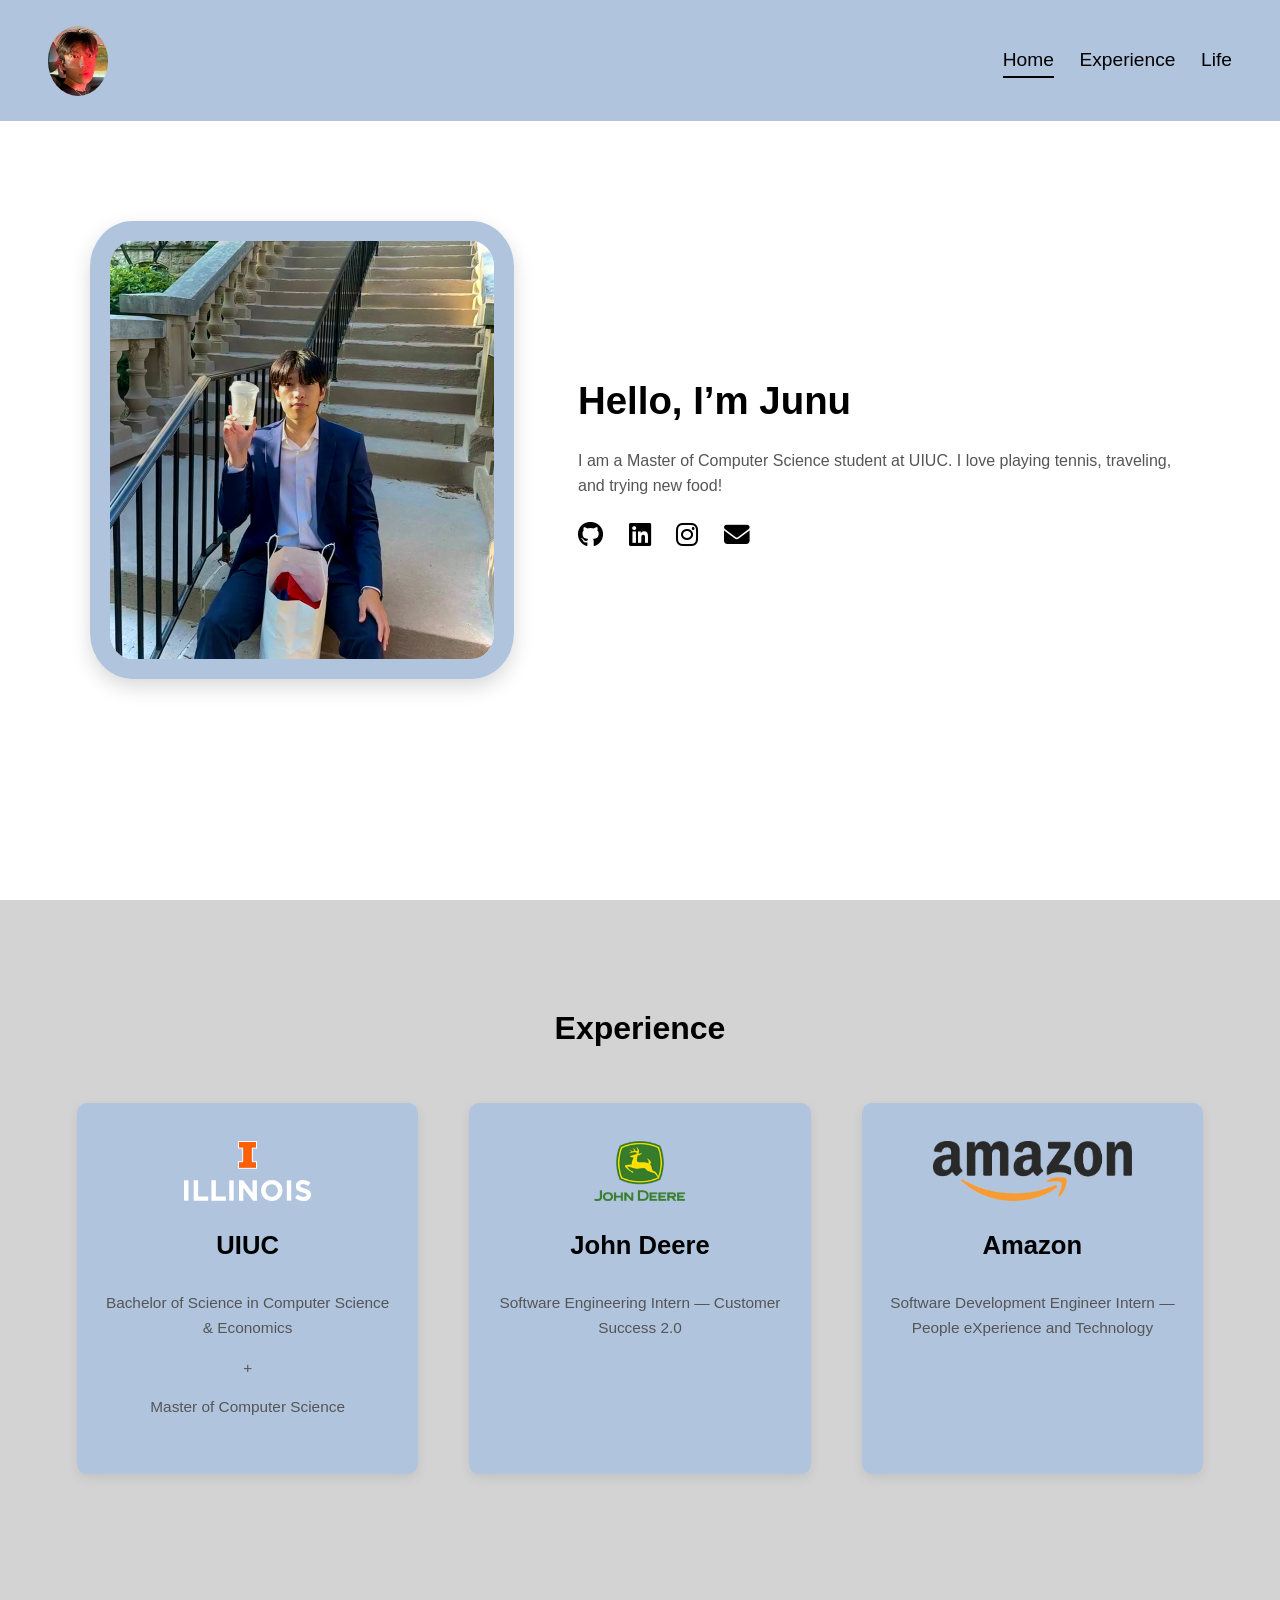
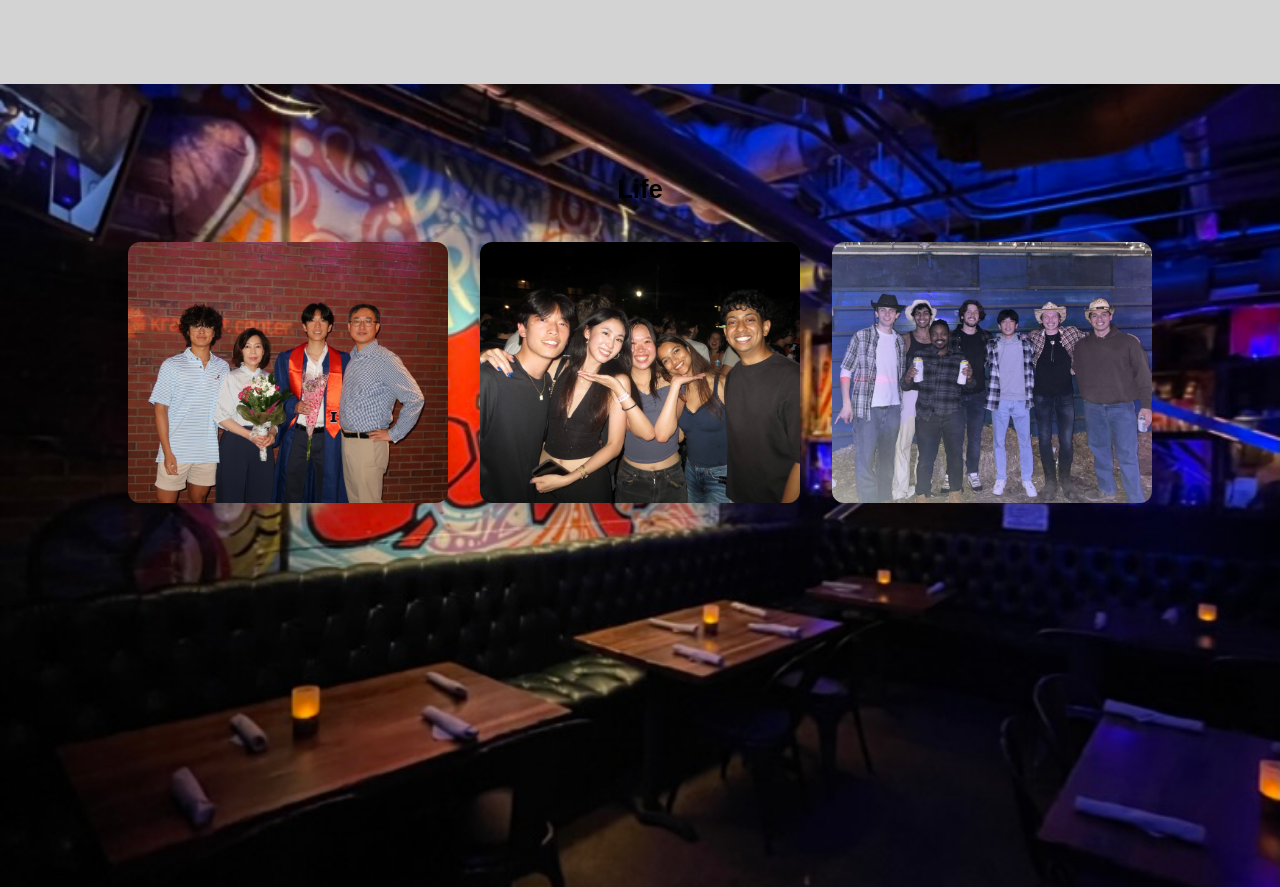
<file: index.html>
<!DOCTYPE html>
<html lang="en">
    <head>
        <meta charset="utf-8" />
        <meta http-equiv="x-ua-compatible" content="ie=edge">
        <meta name="viewport" content="width=device-width, initial-scale=1.0">
        <title>Junu Jeon</title>
        <link rel="icon" type="image/png" href="assets/favicon.png">
        <link rel="stylesheet" href="main.css">
        <link rel="stylesheet" href="https://cdnjs.cloudflare.com/ajax/libs/font-awesome/6.5.2/css/all.min.css" crossorigin="anonymous">
    </head>
    <body>
        <!-- Navbar -->
        <nav class="navbar">
            <a href="#home" class="brand"><img src="assets/profile2.jpg" alt="Logo"></a>
            <ul>
            <li><a href="#home" class="active">Home</a></li>
            <li><a href="#experience">Experience</a></li>
            <li><a href="#life">Life</a></li>
            </ul>
        </nav>

        <!-- Hero -->
        <header id="home" class="hero">
            <div class="hero-inner fade-in">
            <div class="hero-left">
                <img src="assets/About.jpg" alt="Junu Jeon">
            </div>
            <div class="hero-right">
                <h1>Hello, I’m Junu</h1>
                <p>I am a Master of Computer Science student at UIUC. I love playing tennis, traveling, and trying new food!</p>
                <div class="social">
                    <a href="https://github.com/junujeon" target="_blank" rel="noopener noreferrer"><i class="fab fa-github"></i></a>
                    <a href="https://www.linkedin.com/in/junujeon" target="_blank" rel="noopener noreferrer"><i class="fab fa-linkedin"></i></a>
                    <a href="https://www.instagram.com/jjunujeon" target="_blank" rel="noopener noreferrer"><i class="fab fa-instagram"></i></a>
                    <a href="mailto:junuj2@illinois.edu"><i class="fas fa-envelope"></i></a>
                </div>
            </div>
            </div>
        </header>

        <!-- Experience -->
        <section id="experience" class="experience">
            <h2>Experience</h2>
            <div class="experience-columns">

            <div class="experience-col" data-modal="exp1">
                <img src="assets/illinois.svg" alt="UIUC Logo" class="logo">
                <h3>UIUC</h3>
                <p>Bachelor of Science in Computer Science & Economics</p>
                <p>+</p>
                <p>Master of Computer Science</p>
            </div>
        
            <div class="experience-col" data-modal="exp2">
                <img src="assets/JD.png" alt="John Deere Logo" class="logo">
                <h3>John Deere</h3>
                <p>Software Engineering Intern — Customer Success 2.0</p>
            </div>

            <div class="experience-col" data-modal="exp3">
                <img src="assets/amazon.png" alt="Amazon Logo" class="logo">
                <h3>Amazon</h3>
                <p>Software Development Engineer Intern — People eXperience and Technology</p>
            </div>
            </div>
        </section>

        <script src="main.js"></script>

        <!-- Life -->
        <section id="life" class="life">
            <h2>Life</h2>
            <div class="life-gallery">
                <img src="assets/life1.jpg" alt="Life 1">
                <img src="assets/life2.jpg" alt="Life 2">
                <img src="assets/life3.jpg" alt="Life 3">
            </div>
        </section>

    </body>
</html>
</file>
<file: main.css>
/* Global */
body {
    margin: 0;
    font-family: Arial, sans-serif;
    background: #fff;
    color: #000;
    line-height: 1.6;
    overflow-x: hidden;
}

/* Navbar */
.navbar {
    position: fixed;
    top: 0; left: 0; right: 0;
    background: lightsteelblue;
    display: flex;
    justify-content: space-between;
    align-items: center;
    padding: clamp(1rem, 2vw, 2rem) 3rem;
    z-index: 1000;
    transition: padding 0.3s ease;
    min-height: 70px;
}

.navbar .brand img {
    width: clamp(40px, 5vw, 60px);
    border-radius: 50%;
    display: block;
}

.navbar ul {
    list-style: none;
    display: flex;
    gap: clamp(1rem, 2vw, 2rem);
    margin: 0;
    padding: 0;
}

.navbar ul a {
    color: #000;
    text-decoration: none;
    font-weight: 500;
    position: relative;
    padding: 0.25rem 0;
    font-size: clamp(1rem, 1vw + 0.5rem, 1.2rem);
    transition: font-size 0.3s ease;
}

.navbar ul a:after {
    content: "";
    position: absolute;
    left: 0;
    bottom: -4px;
    width: 0;
    height: 2px;
    background: #000;
    transition: width 0.3s ease;
}

.navbar ul a:hover:after,
.navbar ul a.active:after {
    width: 100%;
}

.navbar.shrink {
    padding: clamp(0.5rem, 1vw, 1rem) 3rem;
}

.navbar.shrink ul a {
    font-size: clamp(0.9rem, 1vw, 1rem);
}

/* Hero */
.hero {
    min-height: 100vh;
    display: flex;
    align-items: center;
    justify-content: center;
    padding: 0 clamp(1rem, 2vw, 2rem);
    background: #fff;
}

.hero .hero-inner {
    display: flex;
    align-items: center;
    gap: clamp(2rem, 5vw, 6rem);
    max-width: 1100px;
    margin: auto;
    flex-wrap: wrap;
}

.hero .hero-left img {
    display: block;
    max-width: 100%;
    width: clamp(220px, 30vw, 480px);
    height: auto;
    object-fit: cover;
    border-radius: 10%;
    box-shadow: 0 8px 20px rgba(0,0,0,0.15);
    border: clamp(8px, 2vw, 20px) solid lightsteelblue;
}

.hero .hero-right {
    flex: 1;
    min-width: 280px;
    text-align: left;
}

.hero .hero-right h1 {
    font-size: clamp(1.8rem, 3vw, 2.5rem);
    margin-bottom: 1rem;
}

.hero .hero-right p {
    font-size: clamp(1rem, 1.2vw, 1.2rem);
    color: #555;
}

.hero .hero-right .social {
    display: flex;
    justify-content: flex-start;
    gap: clamp(1rem, 2vw, 2rem);
    margin-top: 1rem;
}

.hero .hero-right .social a {
    color: #000;
    font-size: clamp(1.2rem, 2vw, 1.6rem);
    transition: transform 0.3s ease, color 0.3s ease;
}

.hero .hero-right .social a:hover {
    transform: scale(1.2);
    color: #000;
}

/* Hero responsive */
@media (max-width: 1024px) {
    .hero .hero-inner { justify-content: center; }
    .hero .hero-right { text-align: center; }
    .hero .social { justify-content: center; }
}

@media (max-width: 768px) {
    .hero .hero-inner { flex-direction: column; }
}

/* Experience Section */
.experience {
    background: lightgrey;
    padding: clamp(3rem, 6vw, 6rem) clamp(1rem, 4vw, 2rem);
    text-align: center;
    min-height: 70vh;
}

.experience h2 {
    font-size: clamp(1.5rem, 2.5vw, 2.5rem);
    margin-bottom: 3rem;
}

.experience .experience-columns {
    display: flex;
    flex-wrap: wrap;
    gap: clamp(2rem, 4vw, 5rem);
    max-width: 1200px;
    margin: auto;
    justify-content: center;
}

.experience .experience-col {
    flex: 1 1 300px;
    max-width: 290px;
    background: lightsteelblue;
    padding: clamp(1.5rem, 3vw, 3rem) clamp(1rem, 2vw, 2rem);
    border-radius: 10px;
    box-shadow: 0 4px 12px rgba(0,0,0,0.08);
    text-align: center;
    transition: transform 0.3s ease, box-shadow 0.3s ease;
}

.experience .experience-col:hover {
    transform: translateY(-8px);
    box-shadow: 0 10px 25px rgba(0,0,0,0.15);
}

.experience .experience-col img.logo {
    height: clamp(40px, 6vw, 60px);
    width: auto;
    margin-bottom: 1rem;
    transition: filter 0.3s ease;
}

.experience .experience-col h3 {
    margin-top: 0;
    color: #000;
    font-size: clamp(1.2rem, 2vw, 1.6rem);
}

.experience .experience-col p {
    color: #555;
    font-size: clamp(0.9rem, 1.2vw, 1rem);
}

/* Experience responsive */
@media (max-width: 768px) {
    .experience .experience-columns {
        flex-direction: column;
        align-items: center;
        gap: 2rem;
    }
    .experience .experience-col {
        max-width: 90%;
    }
}

/* Life Section — Clean Gallery Layout */
.life {
    background: url('assets/real.jpg') center / cover no-repeat;
    padding: clamp(3rem, 5vw, 6rem) 2rem;
    text-align: center;
    min-height: 75vh;
}

.life h2 {
    font-size: clamp(1.5rem, 2vw, 2rem);
    margin-bottom: 2rem;
}

.life-gallery {
    display: flex;
    gap: 2rem;
    justify-content: center;
    flex-wrap: wrap;
}

.life-gallery img {
    width: clamp(220px, 25vw, 350px);
    height: auto;
    border-radius: 12px;
    box-shadow: 0 6px 16px rgba(0, 0, 0, 0.15);
    object-fit: cover;
}

html {
    scroll-behavior: smooth;
    scroll-padding-top: 90px; /* adjust if needed */
}
</file>
